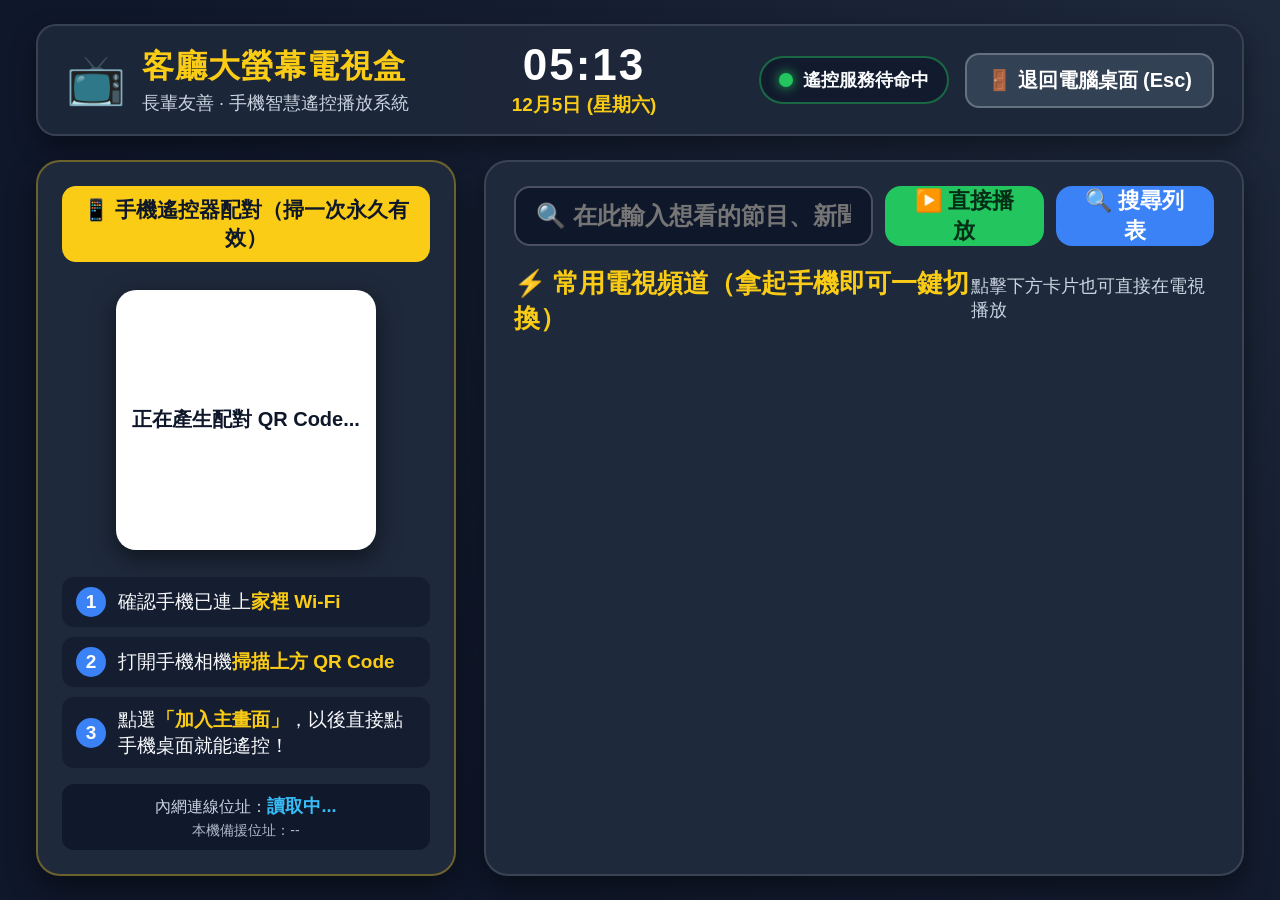
<file: ui/index.html>
<!DOCTYPE html>
<html lang="zh-TW">
<head>
  <meta charset="UTF-8" />
  <meta name="viewport" content="width=device-width, initial-scale=1.0" />
  <title>客廳電視盒 (STB) - 待機首頁</title>
  <link rel="stylesheet" href="style.css" />
</head>
<body>
  <div class="tv-container">
    <!-- 頂部狀態與大時鐘列 -->
    <header class="tv-header">
      <div class="brand-area">
        <span class="tv-logo">📺</span>
        <div>
          <h1>客廳大螢幕電視盒</h1>
          <p class="subtitle">長輩友善 · 手機智慧遙控播放系統</p>
        </div>
      </div>

      <div class="clock-area">
        <div id="tv-time" class="tv-time">--:--</div>
        <div id="tv-date" class="tv-date">載入日期中...</div>
      </div>

      <div class="status-area">
        <div class="status-pill" id="ws-status-pill">
          <span class="dot online"></span>
          <span id="client-count-text">遙控服務待命中</span>
        </div>
        <button id="btn-minimize" class="exit-btn" title="最小化退回一般電腦桌面 (快捷鍵 Esc)">
          🚪 退回電腦桌面 (Esc)
        </button>
      </div>
    </header>

    <!-- 主內容雙欄區 -->
    <main class="tv-main">
      <!-- 左側：手機掃碼配對區 -->
      <section class="qr-panel">
        <div class="qr-badge">📱 手機遙控器配對（掃一次永久有效）</div>
        <div class="qr-box" id="qr-container">
          <div class="qr-loading">正在產生配對 QR Code...</div>
        </div>
        <div class="qr-steps">
          <div class="step-item">
            <span class="step-num">1</span>
            <span>確認手機已連上<strong>家裡 Wi-Fi</strong></span>
          </div>
          <div class="step-item">
            <span class="step-num">2</span>
            <span>打開手機相機<strong>掃描上方 QR Code</strong></span>
          </div>
          <div class="step-item">
            <span class="step-num">3</span>
            <span>點選<strong>「加入主畫面」</strong>，以後直接點手機桌面就能遙控！</span>
          </div>
        </div>
        <div class="network-info">
          <div>內網連線位址：<strong id="lan-url-text">讀取中...</strong></div>
          <div id="mdns-url-row" class="mdns-row">本機備援位址：<span id="mdns-url-text">--</span></div>
        </div>
      </section>

      <!-- 右側：常用頻道牆與快速搜尋 -->
      <section class="channels-panel">
        <div class="search-bar-box">
          <input
            type="text"
            id="tv-search-input"
            placeholder="🔍 在此輸入想看的節目、新聞或老歌..."
            autocomplete="off"
          />
          <button id="tv-search-play-btn" class="primary-action-btn">▶️ 直接播放</button>
          <button id="tv-search-list-btn" class="secondary-action-btn">🔍 搜尋列表</button>
        </div>

        <div class="section-title-row">
          <h2>⚡ 常用電視頻道（拿起手機即可一鍵切換）</h2>
          <span class="channel-hint">點擊下方卡片也可直接在電視播放</span>
        </div>

        <div id="tv-channels-grid" class="channels-grid">
          <!-- 由 app.js 動態渲染常用頻道大卡片 -->
        </div>
      </section>
    </main>
  </div>

  <script src="app.js"></script>
</body>
</html>
</file>
<file: ui/style.css>
:root {
  --bg-dark: #0f172a;
  --bg-panel: #1e293b;
  --bg-card: #334155;
  --bg-card-hover: #2563eb;
  --text-main: #f8fafc;
  --text-sub: #cbd5e1;
  --accent-yellow: #facc15;
  --accent-blue: #3b82f6;
  --accent-green: #22c55e;
  --accent-red: #ef4444;
}

* {
  box-sizing: border-box;
  margin: 0;
  padding: 0;
  user-select: none;
}

body {
  font-family: "Microsoft JhengHei", "PingFang TC", "Noto Sans TC", sans-serif;
  background: radial-gradient(circle at top right, #1e293b 0%, #0f172a 75%);
  color: var(--text-main);
  height: 100vh;
  width: 100vw;
  overflow: hidden;
}

.tv-container {
  display: flex;
  flex-direction: column;
  height: 100vh;
  padding: 24px 36px;
  gap: 24px;
}

/* 頂部列 */
.tv-header {
  display: flex;
  align-items: center;
  justify-content: space-between;
  background: rgba(30, 41, 59, 0.9);
  border: 2px solid rgba(255, 255, 255, 0.12);
  border-radius: 20px;
  padding: 16px 28px;
  box-shadow: 0 10px 25px rgba(0, 0, 0, 0.4);
}

.brand-area {
  display: flex;
  align-items: center;
  gap: 16px;
}

.tv-logo {
  font-size: 48px;
}

.brand-area h1 {
  font-size: 32px;
  font-weight: 800;
  letter-spacing: 1px;
  color: var(--accent-yellow);
}

.subtitle {
  font-size: 18px;
  color: var(--text-sub);
  margin-top: 2px;
}

.clock-area {
  text-align: center;
}

.tv-time {
  font-size: 44px;
  font-weight: 900;
  letter-spacing: 2px;
  color: #ffffff;
  line-height: 1.05;
}

.tv-date {
  font-size: 19px;
  color: var(--accent-yellow);
  font-weight: 600;
  margin-top: 4px;
}

.status-area {
  display: flex;
  align-items: center;
  gap: 16px;
}

.status-pill {
  display: flex;
  align-items: center;
  gap: 10px;
  background: rgba(15, 23, 42, 0.75);
  border: 2px solid rgba(34, 197, 94, 0.45);
  padding: 10px 18px;
  border-radius: 999px;
  font-size: 18px;
  font-weight: 700;
}

.dot {
  width: 14px;
  height: 14px;
  border-radius: 50%;
  background: var(--accent-green);
  box-shadow: 0 0 12px var(--accent-green);
}

.exit-btn {
  background: #334155;
  color: #ffffff;
  border: 2px solid rgba(255, 255, 255, 0.25);
  border-radius: 14px;
  padding: 12px 20px;
  font-size: 20px;
  font-weight: 800;
  cursor: pointer;
  transition: all 0.15s ease;
}

.exit-btn:hover {
  background: var(--accent-red);
  border-color: #ffffff;
  transform: scale(1.03);
}

/* 主內容雙欄 */
.tv-main {
  display: grid;
  grid-template-columns: 420px 1fr;
  gap: 28px;
  flex: 1;
  min-height: 0;
}

/* 左側 QR 配對面板 */
.qr-panel {
  background: var(--bg-panel);
  border: 2px solid rgba(250, 204, 21, 0.35);
  border-radius: 24px;
  padding: 24px;
  display: flex;
  flex-direction: column;
  align-items: center;
  justify-content: space-between;
  box-shadow: 0 12px 30px rgba(0, 0, 0, 0.45);
}

.qr-badge {
  background: var(--accent-yellow);
  color: #0f172a;
  font-size: 21px;
  font-weight: 900;
  padding: 10px 20px;
  border-radius: 14px;
  width: 100%;
  text-align: center;
}

.qr-box {
  background: #ffffff;
  padding: 16px;
  border-radius: 20px;
  width: 260px;
  height: 260px;
  display: flex;
  align-items: center;
  justify-content: center;
  box-shadow: 0 8px 24px rgba(0, 0, 0, 0.5);
  margin: 12px 0;
}

.qr-box svg {
  width: 100%;
  height: 100%;
  display: block;
}

.qr-loading {
  color: #0f172a;
  font-size: 20px;
  font-weight: 700;
  text-align: center;
}

.qr-steps {
  width: 100%;
  display: flex;
  flex-direction: column;
  gap: 10px;
}

.step-item {
  display: flex;
  align-items: center;
  gap: 12px;
  font-size: 19px;
  line-height: 1.35;
  background: rgba(15, 23, 42, 0.6);
  padding: 10px 14px;
  border-radius: 12px;
}

.step-item strong {
  color: var(--accent-yellow);
}

.step-num {
  background: var(--accent-blue);
  color: #ffffff;
  font-weight: 900;
  width: 30px;
  height: 30px;
  border-radius: 50%;
  display: inline-flex;
  align-items: center;
  justify-content: center;
  flex-shrink: 0;
}

.network-info {
  width: 100%;
  background: rgba(15, 23, 42, 0.85);
  border-radius: 12px;
  padding: 10px 14px;
  font-size: 16px;
  color: var(--text-sub);
  text-align: center;
}

.network-info strong {
  color: #38bdf8;
  font-size: 18px;
}

.mdns-row {
  margin-top: 4px;
  font-size: 14px;
  opacity: 0.85;
}

/* 右側頻道牆面板 */
.channels-panel {
  background: var(--bg-panel);
  border: 2px solid rgba(255, 255, 255, 0.12);
  border-radius: 24px;
  padding: 24px 28px;
  display: flex;
  flex-direction: column;
  gap: 20px;
  min-height: 0;
  box-shadow: 0 12px 30px rgba(0, 0, 0, 0.45);
}

.search-bar-box {
  display: flex;
  gap: 12px;
}

#tv-search-input {
  flex: 1;
  background: #0f172a;
  color: #ffffff;
  border: 2px solid rgba(255, 255, 255, 0.25);
  border-radius: 16px;
  padding: 14px 20px;
  font-size: 24px;
  font-weight: 700;
  outline: none;
}

#tv-search-input:focus {
  border-color: var(--accent-yellow);
}

.primary-action-btn,
.secondary-action-btn {
  border: none;
  border-radius: 16px;
  padding: 0 24px;
  font-size: 22px;
  font-weight: 800;
  cursor: pointer;
  transition: transform 0.12s ease;
}

.primary-action-btn {
  background: var(--accent-green);
  color: #052e16;
}

.secondary-action-btn {
  background: var(--accent-blue);
  color: #ffffff;
}

.primary-action-btn:hover,
.secondary-action-btn:hover {
  transform: scale(1.03);
}

.section-title-row {
  display: flex;
  align-items: baseline;
  justify-content: space-between;
}

.section-title-row h2 {
  font-size: 26px;
  font-weight: 800;
  color: var(--accent-yellow);
}

.channel-hint {
  font-size: 18px;
  color: var(--text-sub);
}

.channels-grid {
  display: grid;
  grid-template-columns: repeat(auto-fill, minmax(230px, 1fr));
  gap: 16px;
  overflow-y: auto;
  padding-right: 6px;
  flex: 1;
}

.channel-card {
  background: var(--bg-card);
  border: 2px solid rgba(255, 255, 255, 0.15);
  border-radius: 18px;
  padding: 18px 20px;
  display: flex;
  flex-direction: column;
  justify-content: space-between;
  gap: 10px;
  cursor: pointer;
  transition: all 0.15s ease;
  text-align: left;
  color: #ffffff;
}

.channel-card:hover {
  background: var(--bg-card-hover);
  border-color: var(--accent-yellow);
  transform: translateY(-3px);
}

.channel-card-top {
  display: flex;
  align-items: center;
  gap: 12px;
}

.channel-icon {
  font-size: 36px;
}

.channel-name {
  font-size: 26px;
  font-weight: 900;
  line-height: 1.2;
}

.channel-tag {
  display: inline-block;
  align-self: flex-start;
  background: rgba(15, 23, 42, 0.65);
  color: var(--accent-yellow);
  padding: 4px 12px;
  border-radius: 999px;
  font-size: 15px;
  font-weight: 700;
}
</file>
